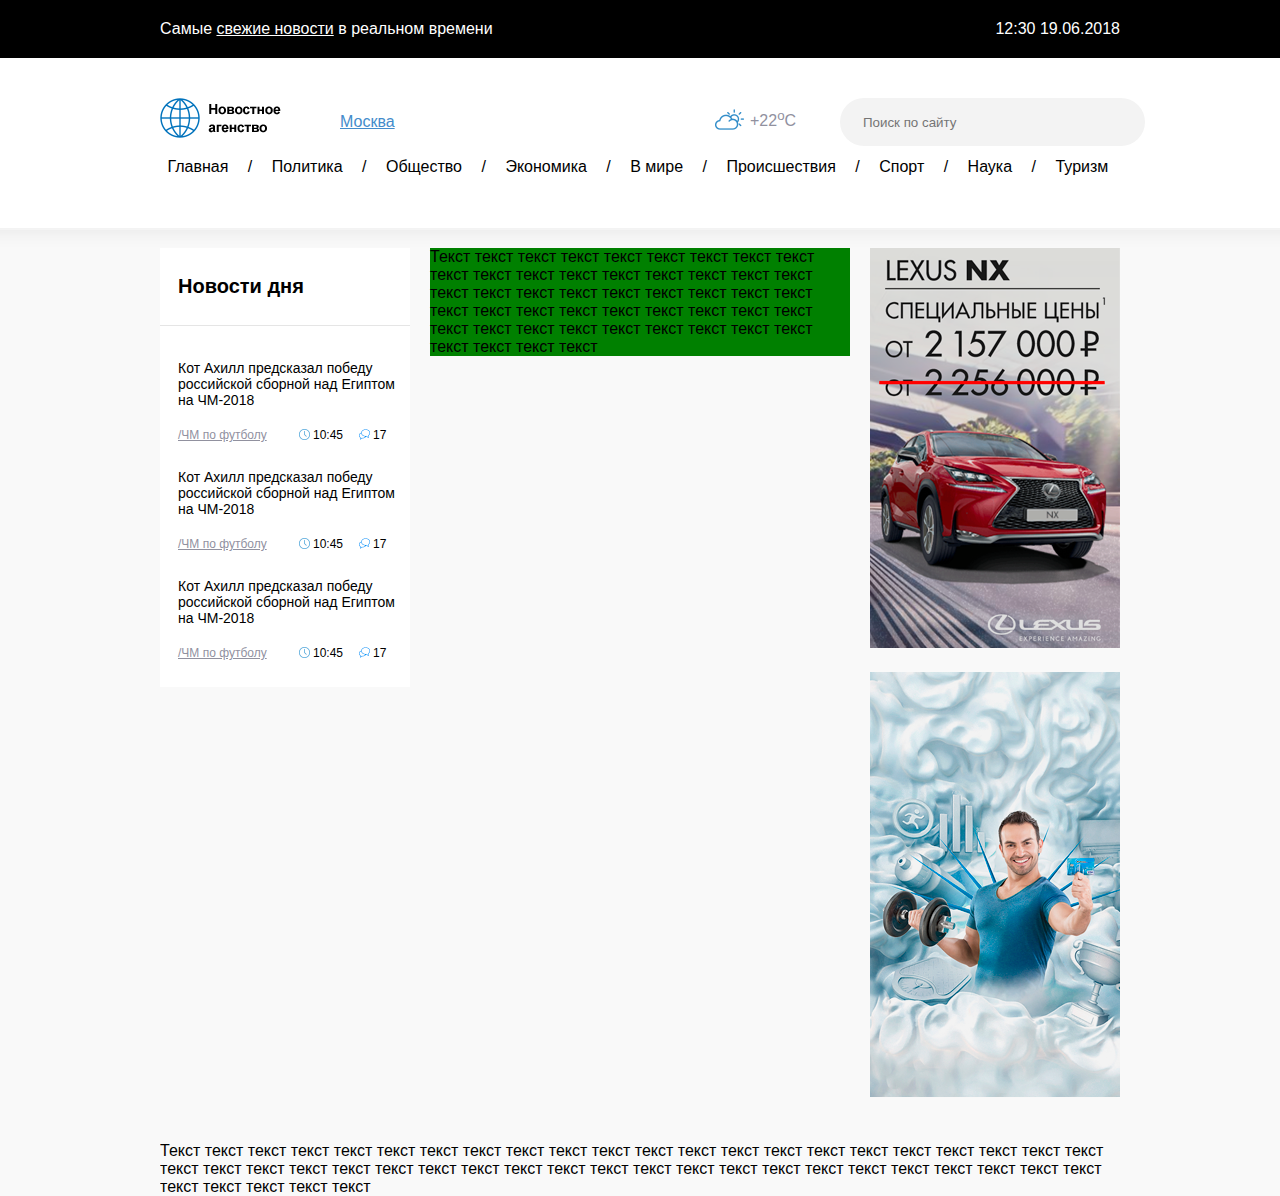
<file: Checking/html/index.html>
<!DOCTYPE html>
<html>
<head>
	<title>Новостное агентство</title>
	<link rel="stylesheet" type="text/css" href="styles.css">
</head>
<body>
	<div id="black-bar">
		<div class="fixed-container">
			Самые <a href="#">свежие новости</a> в реальном времени
			<div id="datetime">12:30 19.06.2018</div>
		</div>
	</div>
	<div id="header">
		<div class="fixed-container">
			<img id="logo" src="img/logo.png">
			<a href="#" id="city">Москва</a>
			<img id="weather" src="img/Weather.png">
			<div id="weather-text">+22<sup>o</sup>C</div>
			<form><input type="text" id="search" placeholder="Поиск по сайту"></form>
		</div>
	</div>
	<div id="menu-container">
		<div class="fixed-container">
			<nav>
				<ul>
					<li><a href="">Главная</a></li>
					<li>/</li>
					<li><a href="">Политика</a></li>
					<li>/</li>
					<li><a href="">Общество</a></li>
					<li>/</li>
					<li><a href="">Экономика</a></li>
					<li>/</li>
					<li><a href="">В мире</a></li>
					<li>/</li>
					<li><a href="">Происшествия</a></li>
					<li>/</li>
					<li><a href="">Спорт</a></li>
					<li>/</li>
					<li><a href="">Наука</a></li>
					<li>/</li>
					<li><a href="">Туризм</a></li>
				</ul>
			</nav>
		</div>
	</div>
	<div id="central-container">
		<div class="fixed-container">
			<div id="column-left">
				<h2>Новости дня</h2>
				<div class="news-item">
					<div class="news-item-text">
						Кот Ахилл предсказал победу российской сборной над Египтом на ЧМ-2018
					</div>
					<div class="news-item-props">
						<a href="#">/ЧМ по футболу</a>
						<div class="news-time">10:45</div>
						<div class="news-comments-count">17</div>
					</div>
				</div>
				<div class="news-item">
					<div class="news-item-text">
						Кот Ахилл предсказал победу российской сборной над Египтом на ЧМ-2018
					</div>
					<div class="news-item-props">
						<a href="#">/ЧМ по футболу</a>
						<div class="news-time">10:45</div>
						<div class="news-comments-count">17</div>
					</div>
				</div>
				<div class="news-item">
					<div class="news-item-text">
						Кот Ахилл предсказал победу российской сборной над Египтом на ЧМ-2018
					</div>
					<div class="news-item-props">
						<a href="#">/ЧМ по футболу</a>
						<div class="news-time">10:45</div>
						<div class="news-comments-count">17</div>
					</div>
				</div>
			</div>
			<div id="column-center">
				Текст текст текст текст текст текст текст текст текст текст текст текст текст текст текст текст текст текст текст текст текст текст текст текст текст текст текст текст текст текст текст текст текст текст текст текст текст текст текст текст текст текст текст текст текст текст текст текст текст
			</div>
			<div id="column-right">
				<img src="img/banner-1.png">
				<img src="img/banner-2.png">
			</div>
		</div>
		<div class="fixed-container">
			<div id="special-news">
				Текст текст текст текст текст текст текст текст текст текст текст текст текст текст текст текст текст текст текст текст текст текст текст текст текст текст текст текст текст текст текст текст текст текст текст текст текст текст текст текст текст текст текст текст текст текст текст текст текст
			</div>
		</div>
	</div>
</body>
</html>
</file>
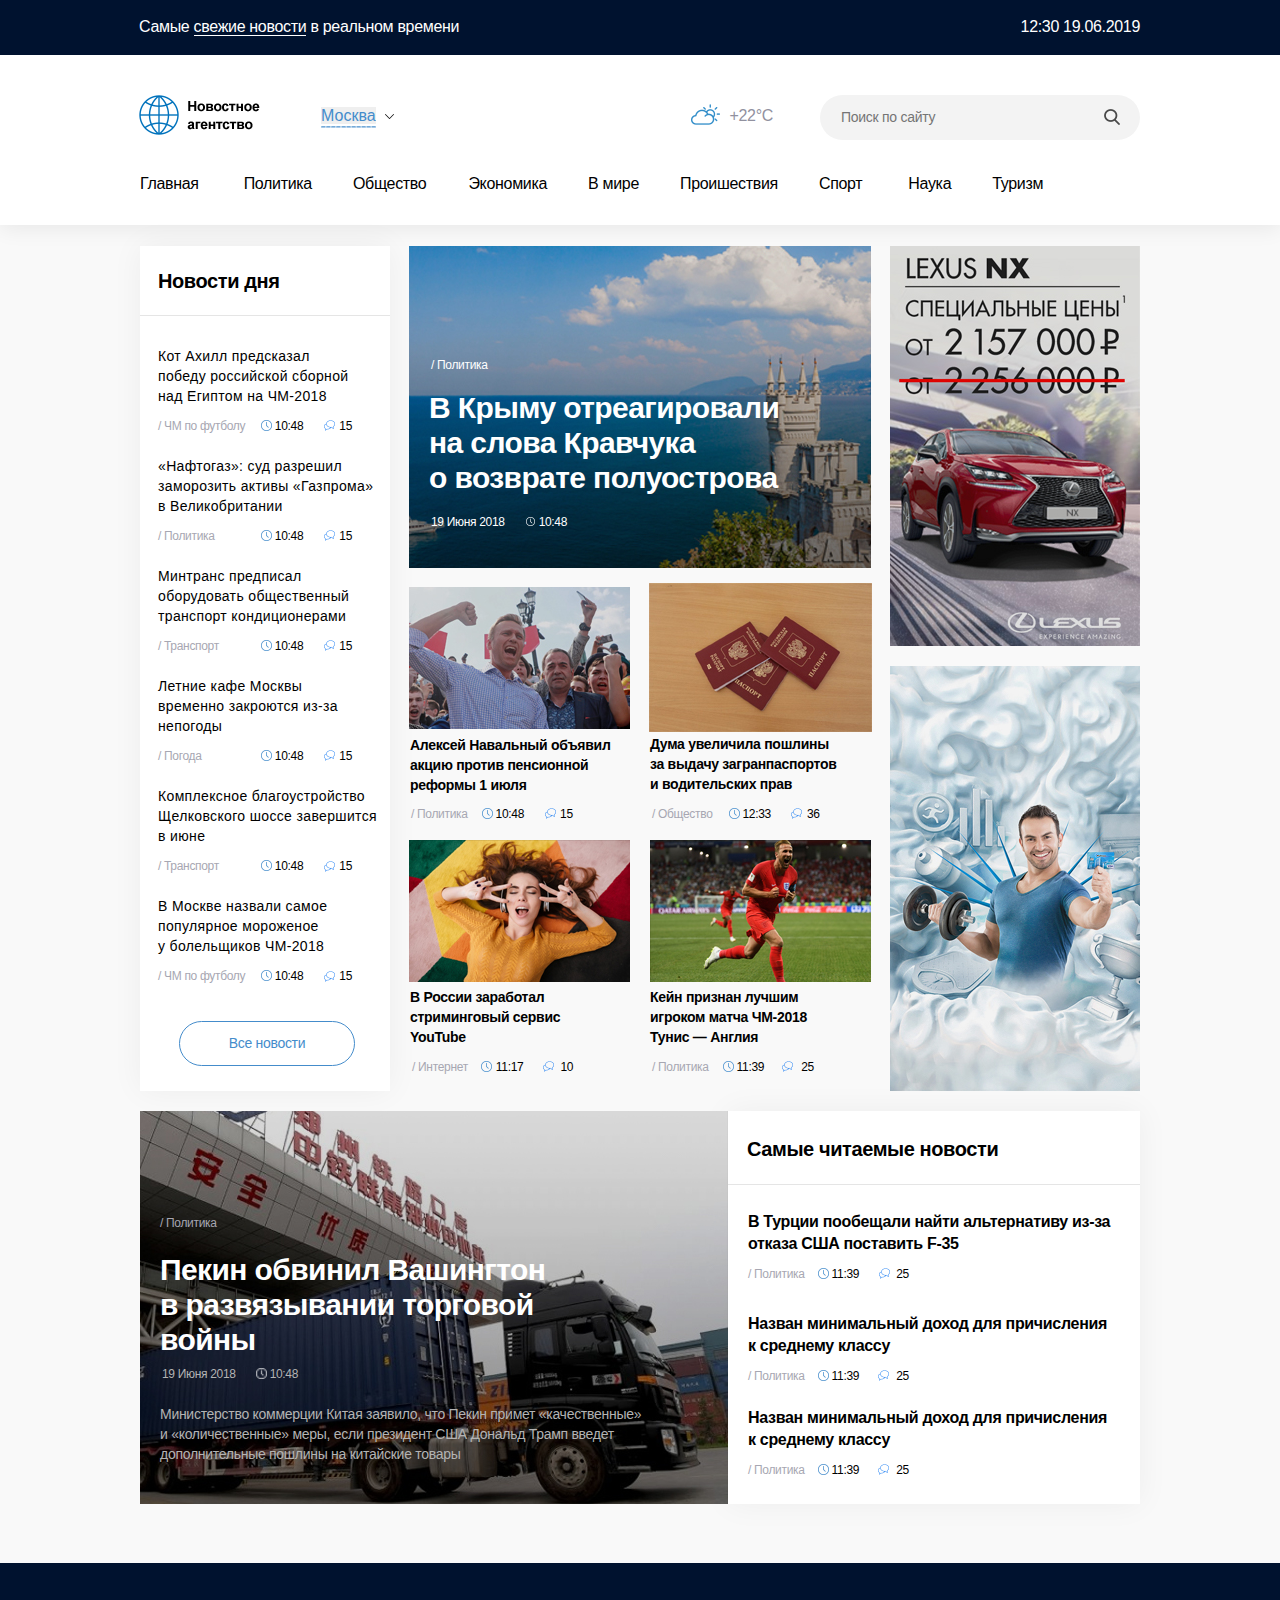
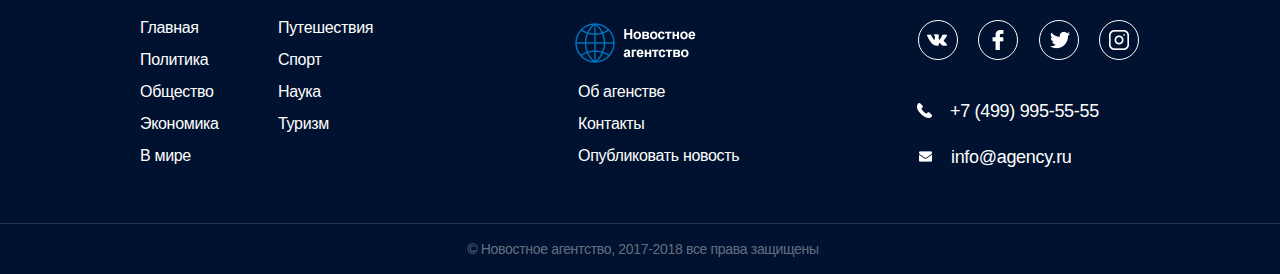
<file: Web layout/Module 3/index.html>
<!DOCTYPE html>
<html lang='ru'>

<head>
	<meta charset='utf-8'>
	<title>Новостное агентство</title>
	<link rel='stylesheet' type='text/css' href='styles.css'>
	<link rel='stylesheet' type='text/css' href='crazy-pixel-perfect.css'>
</head>

<body>
	<header class='header'>
		<div class='header-title'>
			<div class='container'>
				<h1>
					Самые <a href='#'>свежие новости</a> в реальном времени
				</h1>
				<time class='right' datetime='2019-06-19T12:30'>
					12:30 19.06.2019
				</time>
			</div>
		</div>
		<div class='header-body'>
			<div class='container clearfix'>
				<a class='logo left' href='#'>
					<img src='img/logo.png' alt='изображение логотипа' />
				</a>
				<span class='city-select left'>
					<label class='custom-select'>
						<select>
							<option value='Moscow'>Москва</option>
						</select>
					</label>
				</span>
				<div class='right'>
					<span class='weather left'>
						+22&deg;C
					</span>
					<form class='search-form left' action='post'>
						<input class='search-input' type='search' placeholder='Поиск по сайту' />
						<button class='search-button'></button>
					</form>
				</div>
				<nav class='menu left'>
					<ul class='clearfix'>
						<li class='left'><a href='#'>Главная</a></li>
						<li class='left'><a href='#'>Политика</a></li>
						<li class='left'><a href='#'>Общество</a></li>
						<li class='left'><a href='#'>Экономика</a></li>
						<li class='left'><a href='#'>В мире</a></li>
						<li class='left'><a href='#'>Проишествия</a></li>
						<li class='left'><a href='#'>Спорт</a></li>
						<li class='left'><a href='#'>Наука</a></li>
						<li class='left'><a href='#'>Туризм</a></li>
					</ul>
				</nav>
			</div>
		</div>
	</header>
	<main>
		<div class='container clearfix'>
			<section class='day-news left'>
				<h2 class='section-title'>Новости дня</h2>
				<ul class='news'>
					<li>
						<h3 class='title'>
							<a href='#'>Кот Ахилл предсказал<br>победу российской сборной<br>над Египтом на ЧМ-2018</a>
						</h3>
						<div class='props clearfix'>
							<a href='#' class='category left'>ЧМ по футболу</a>
							<div class='right'>
								<time class='time' datetime='10:48'>10:48</time>
								<span class='comments'>15</span>
							</div>
						</div>
					</li>
					<li>
						<h3 class='title'>
							<a href='#'>«Нафтогаз»: суд разрешил заморозить активы «Газпрома» в Великобритании</a>
						</h3>
						<div class='props clearfix'>
							<a href='#' class='category left'>Политика</a>
							<div class='right'>
								<time class='time' datetime='10:48'>10:48</time>
								<span class='comments'>15</span>
							</div>
						</div>
					</li>
					<li>
						<h3 class='title'>
							<a href='#'>Минтранс предписал оборудовать общественный транспорт кондиционерами</a>
						</h3>
						<div class='props clearfix'>
							<a href='#' class='category left'>Транспорт</a>
							<div class='right'>
								<time class='time' datetime='10:48'>10:48</time>
								<span class='comments'>15</span>
							</div>
						</div>
					</li>
					<li>
						<h3 class='title'>
							<a href='#'>Летние кафе Москвы<br>временно закроются из-за непогоды</a>
						</h3>
						<div class='props clearfix'>
							<a href='#' class='category left'>Погода</a>
							<div class='right'>
								<time class='time' datetime='10:48'>10:48</time>
								<span class='comments'>15</span>
							</div>
						</div>
					</li>
					<li>
						<h3 class='title'>
							<a href='#'>Комплексное благоустройство Щелковского шоссе завершится в июне</a>
						</h3>
						<div class='props clearfix'>
							<a href='#' class='category left'>Транспорт</a>
							<div class='right'>
								<time class='time' datetime='10:48'>10:48</time>
								<span class='comments'>15</span>
							</div>
						</div>
					</li>
					<li>
						<h3 class='title'>
							<a href='#'>В Москве назвали самое популярное мороженое<br>у болельщиков ЧМ-2018</a>
						</h3>
						<div class='props clearfix'>
							<a href='#' class='category left'>ЧМ по футболу</a>
							<div class='right'>
								<time class='time' datetime='10:48'>10:48</time>
								<span class='comments'>15</span>
							</div>
						</div>
					</li>
				</ul>
				<div class='all-news'>
					<a href='#'>
						Все новости
					</a>
				</div>
			</section>
			<section class='main-news left'>
				<ul class='news clearfix'>
					<li class='full left'>
						<img src='./img/news-1.jpg' alt='фотография Крыма'>
						<div class='overlap'>
							<a href='#' class='category'>
								Политика
							</a>
							<h3 class='title'>
								<a href='#'>В Крыму отреагировали<br>на слова Кравчука<br>о возврате полуострова</a>
							</h3>
							<div class='props clearfix'>
								<time class='date left' datetime='2018-06-19'>19 Июня 2018</time>
								<time class='time left' datetime='10:48'>10:48</time>
							</div>
						</div>
					</li>
					<li class='half left'>
						<img src='./img/news-2.jpg' alt='фотография митингующих людей'>
						<h3 class='title'>
							<a href='#'>Алексей Навальный объявил<br>акцию против пенсионной<br>реформы 1 июля</a>
						</h3>
						<div class='props clearfix'>
							<a href='#' class='category left'>Политика</a>
							<time class='time left' datetime='10:48'>10:48</time>
							<span class='comments left'>15</span>
						</div>
					</li>
					<li class='half left'>
						<img src='./img/news-3.jpg' alt='фотография паспартов'>
						<h3 class='title'>
							<a href='#'>Дума увеличила пошлины<br>за выдачу загранпаспортов<br>и водительских прав</a>
						</h3>
						<div class='props clearfix'>
							<a href='#' class='category left'>Общество</a>
							<time class='time left' datetime='12:33'>12:33</time>
							<span class='comments left'>36</span>
						</div>
					</li>
					<li class='half left'>
						<img src='./img/news-4.jpg' alt='фотография девушки'>
						<h3 class='title'>
							<a href='#'>В России заработал<br>стриминговый сервис<br>YouTube</a>
						</h3>
						<div class='props clearfix'>
							<a href='#' class='category left'>Интернет</a>
							<time class='time left' datetime='11:17'>11:17</time>
							<span class='comments left'>10</span>
						</div>
					</li>
					<li class='half left'>
						<img src='./img/news-5.jpg' alt='фотография футболиста'>
						<h3 class='title'>
							<a href='#'>Кейн признан лучшим<br>игроком матча ЧМ-2018<br>Тунис — Англия</a>
						</h3>
						<div class='props clearfix'>
							<a href='#' class='category left'>Политика</a>
							<time class='time left' datetime='11:39'>11:39</time>
							<span class='comments left'>25</span>
						</div>
					</li>
				</ul>
			</section>
			<aside class='ads left'>
				<img class='banner' src='./img/banner-1.jpg' alt='фотография машины'>
				<img class='banner' src='./img/banner-2.jpg' alt='фотография мужчины'>
			</aside>
			<section class='popular-news left clearfix'>
				<div class='popular-news-image left'>
					<img src='./img/popular-news.jpg' alt='фотография грузовика'>
					<div class='overlap'>
						<a href='#' class='category'>
							Политика
						</a>
						<h3 class='title'>
							<a href='#'>Пекин обвинил Вашингтон<br>в развязывании торговой<br>войны</a>
						</h3>
						<div class='props clearfix'>
							<time class='date left' datetime='2018-06-19'>19 Июня 2018</time>
							<time class='time left' datetime='10:48'>10:48</time>
						</div>
						<p class='text'>
							Министерство коммерции Китая заявило, что Пекин примет «качественные»<br>и «количественные»
							меры, если президент США Дональд Трамп введет<br>дополнительные пошлины на китайские товары
						</p>
					</div>
				</div>
				<div class='popular-news-list left'>
					<h2 class='section-title'>Самые читаемые новости</h2>
					<ul class='news'>
						<li>
							<h3 class='title'>
								<a href='#'>В Турции пообещали найти альтернативу из-за<br>отказа США поставить F-35</a>
							</h3>
							<div class='props clearfix'>
								<a href='#' class='category left'>Политика</a>
								<time class='time left' datetime='11:39'>11:39</time>
								<span class='comments left'>25</span>
							</div>
						</li>
						<li>
							<h3 class='title'>
								<a href='#'>Назван минимальный доход для причисления<br>к среднему классу‍</a>
							</h3>
							<div class='props clearfix'>
								<a href='#' class='category left'>Политика</a>
								<time class='time left' datetime='11:39'>11:39</time>
								<span class='comments left'>25</span>
							</div>
						</li>
						<li>
							<h3 class='title'>
								<a href='#'>Назван минимальный доход для причисления<br>к среднему классу‍</a>
							</h3>
							<div class='props clearfix'>
								<a href='#' class='category left'>Политика</a>
								<time class='time left' datetime='11:39'>11:39</time>
								<span class='comments left'>25</span>
							</div>
						</li>
					</ul>
				</div>
			</section>
		</div>
	</main>
	<footer>
		<div class='footer'>
			<div class='container clearfix'>
				<nav class='footer-categories-menu left'>
					<ul>
						<li><a href='#'>Главная</a></li>
						<li><a href='#'>Политика</a></li>
						<li><a href='#'>Общество</a></li>
						<li><a href='#'>Экономика</a></li>
						<li><a href='#'>В мире</a></li>
						<li><a href='#'>Путешествия</a></li>
						<li><a href='#'>Спорт</a></li>
						<li><a href='#'>Наука</a></li>
						<li><a href='#'>Туризм</a></li>
					</ul>
				</nav>
				<nav class='footer-menu left'>
					<div class='footer-logo'>
						<img src='./img/footer-logo.png' alt='изображение логотипа'>
					</div>
					<ul>
						<li><a href='#'>Об агенстве</a></li>
						<li><a href='#'>Контакты</a></li>
						<li><a href='#'>Опубликовать новость</a></li>
					</ul>
				</nav>
				<address class='contacts right'>
					<ul class='social-links'>
						<li><a href='#' class='vk'></a></li>
						<li><a href='#' class='fb'></a></li>
						<li><a href='#' class='tw'></a></li>
						<li><a href='#' class='in'></a></li>
					</ul>
					<ul class='contact-links'>
						<li><a href='tel:+74999955555' class='phone'>+7 (499) 995-55-55</a></li>
						<li><a href='mailto:+74999955555' class='email'>info@agency.ru</a></li>
					</ul>
				</address>
			</div>
		</div>
		<div class='copyright'>
			© Новостное агентство, 2017-2018 все права защищены
		</div>
	</footer>
</body>

</html>
</file>
<file: Checking/html/styles.css>
html, body {
	margin: 0;
	padding: 0;
	min-width: 1000px;
	font-family: Arial;
}

h2 {
	font-size: 20px;
	padding: 27px 0 27px 18px;
	margin: 0 0 34px;
	border-bottom: 1px solid #e5e5e5;
}

#black-bar {
	background-color: black;
	color: white;
	padding: 20px 0;
	font-size: 16px;
}

#black-bar a {
	color: white;
}

.fixed-container {
	width: 960px;
	margin: 0 auto;
	position: relative;
}

#datetime {
	float: right;
}

#header {
	height: 100px;
}

#logo {
	position: absolute;
	top: 40px;
}

#menu-container {
	height: 70px;
}

#column-left {
	background-color: #FFFFFF;
	width: 250px;
	float: left;
}

	.news-item {
		padding-left: 18px;
		margin-bottom: 27px;
		font-size: 14px;
	}

	.news-item-text {
		margin-bottom: 20px;
	}

	.news-item-props {
		font-size: 12px;
		position: relative;
	}

		.news-item-props a {
			color: #91919f;
		}

		.news-time {
			position: absolute;
			top: 0;
			left: 120px;
			padding-left: 15px;
			background-image: url('img/icon-time.png');
			background-repeat: no-repeat;
		}

		.news-comments-count {
			position: absolute;
			top: 0;
			left: 180px;
			padding-left: 15px;
			background-image: url('img/icon-comments.png');
			background-repeat: no-repeat;
		}

#column-center {
	background-color: green;
	width: 420px;
	margin-left: 20px;
	float: left;
}

#central-container {
	padding-top: 20px;
	background-color: #f9f9f9;
	background-image: url('img/central-bg-top.png');
	background-repeat: repeat-x;
}

#central-container .fixed-container {
	overflow-y: hidden;
}

#column-right {
	width: 250px;
	float: right;
}

#column-right img {
	margin-bottom: 20px;
}

#special-news {
	margin-top: 20px;
}

.list {
	padding-left: 20px;
}

.list-item {
	display: list-item;
}

#city {
	position: absolute;
	top: 55px;
	margin-left: 180px;
	color: #448ccb;
}

#weather {
	position: absolute;
	top: 48px;
	margin-left: 550px;
}

#weather-text {
	position: absolute;
	top: 50px;
	margin-left: 590px;
	color: #91919f;
}

#search {
	width: 280px;
	height: 46px;
	margin-top: 40px;
	margin-left: 680px;
	background-color: #f3f3f3;
	border: 0;
	border-radius: 25px;
	padding-left: 23px;
}
#menu-container {
	width: 100%;
}

#menu-container ul {
    display:block;
    left:0;
    margin:0;
    padding:0 0 0 0;
    width:100%;
}
	
#menu-container li {
    display:inline;
    margin:0;
    padding:0 7.5px;
	
}

#menu-container a {
	text-decoration: none;
	color: #000000;
}
</file>
<file: Web layout/Module 3/styles.css>
/*
** COMMON
*/
html,
body {
    margin: 0;
    padding: 0;
    min-width: 1000px;
    font-family: Arial;
    letter-spacing: -0.02em;
    background-color: #f9f9f9;
}

h1, h2, h3, h4, h5, h6, p, input {
    letter-spacing: -0.02em;
    margin: 0;
}

a {
    color: inherit;
    text-decoration: none;
}

ul {
    margin: 0;
    padding: 0;
    list-style: none;
}

img {
    display: block;
}

.container {
    position: relative;
    margin: 0 auto;
    width: 1000px;
}

.custom-select {
    display: inline-block;
    position: relative;
    padding-right: 18px;
}

.custom-select::before {
    content: "";
    position: absolute;
    top: 0;
    right: 0;
    height: 18px;
    width: 10px;
    background-image: url("./img/icon-down-arrow.png");
    background-position: center;
    background-repeat: no-repeat;
}

.custom-select::after {
    content: "";
    position: absolute;
    bottom: -3px;
    left: 0;
    right: 18px;
    height: 2px;
    background-image: url("./img/dash.png");
    background-position: left;
}

.custom-select select {
    border: 0;
    -webkit-appearance: none;
    -moz-appearance: none;
    appearance: none;
    font-size: 16px;
    color: #448ccb;
}

.custom-select i {
    position: absolute;
    display: block;
    top: 50%;
    right: 0;
    width: 16px;
    height: 16px;
    margin-top: -8px;
}

.left {
    float: left;
}

.right {
    float: right;
}

.clearfix::after {
    content: "";
    display: table;
    clear: both;
}

.overlap {
    position: absolute;
    left: 0;
    bottom: 0;
}

.category {
    color: #a7a7b2;
}

.category::before {
    content: "/ ";
}

/*
** HEADER
*/
header {
    background-color: #fff;
    box-shadow: 0px 4px 20px 0px rgba(0, 0, 0, 0.07);
}

.header-title {
    background-color: #00122f;
    color: #fff;
    padding: 18px 0 19px;
}

.header-title h1 {
    display: inline-block;
    font-size: 16px;
    font-weight: normal;
    margin: 0;
    margin-left: -1px;
}

.header-title h1 a {
    border-bottom: 1px solid white;
}

.header-body {
    padding: 40px 0 32px;
    overflow: auto;
}

.logo {
    margin-left: -1px;
}

.city-select {
    margin-left: 61px;
    padding: 12px 0;
}

.weather {
    position: relative;
    font-size: 16px;
    color: #91919f;
    padding: 12px 0 12px 39px;
    background: url("./img/icon-cloudy.png");
    background-position: 0 9px;
    background-repeat: no-repeat;
}

.search-form {
    position: relative;
    margin-left: 47px;
}

.search-input {
    font-size: 14px;
    background-color: #f3f3f3;
    border: none;
    width: 320px;
    border-radius: 22.5px;
    padding: 14px 40px 15px 21px;
}

.search-button {
    position: absolute;
    top: 14px;
    right: 20px;
    border: none;
    height: 16px;
    width: 16px;
    background: url("./img/icon-search.png") 100% center no-repeat;
}

.menu {
    font-size: 16px;
    margin-top: 35px;
}

.menu li {
    position: relative;
}

.menu li:not(:first-child) {
    margin-left: 42px;
}

/*
** MAIN
*/
main {
    padding: 21px 0 59px;
}

.section-title {
    font-size: 20px;
    line-height: 1;
    padding: 25px 18px 24px;
    margin: 0;
    border-bottom: 1px solid #e5e5e5;
}

.news .title {
    margin: 0;
    line-height: 20px;
    font-size: 14px;
    font-weight: normal;
}

.news .props {
    font-size: 12px;
}

.news .time {
    padding-left: 14px;
    background-image: url("./img/icon-time.png");
    background-position: 0 1px;
    background-repeat: no-repeat;
}

.news .comments {
    margin-left: 18px;
    padding-left: 15px;
    background-image: url("./img/icon-comments.png");
    background-position: 0 1px;
    background-repeat: no-repeat;
}

/*
** DAY NEWS
*/
.day-news {
    width: 250px;
    background-color: #fff;
    box-shadow: 0px 0px 30px 0px rgba(0, 0, 0, 0.05);
}

.day-news .news {
    margin: 30px 0 0 0;
    padding: 0 5px 0 18px;
}

.day-news .news li {
    margin-top: 23px;
}

.day-news .news .props {
    margin-top: 13px;
    padding-right: 33px;
}

.day-news .news .title {
    letter-spacing: 0.025em;
}

.all-news {
    padding-top: 38px;
    padding-bottom: 25px;
    text-align: center;
}

.all-news a {
    display: inline-block;
    font-size: 14px;
    line-height: 1;
    color: #448ccb;
    border: 1px solid #448ccb;
    padding: 14px 49px 15px;
    border-radius: 22.5px;
}

/*
** MAIN NEWS
*/
.main-news {
    width: 460px;
    padding: 0 20px;
}

.main-news img {
    width: 100%;
}

.main-news .news .full {
    width: 100%;
}

.main-news .overlap {
    padding: 38px 19px;
    color: white;
}

.main-news .overlap .category {
    font-size: 12px;
    color: white;
}

.main-news .overlap .title {
    margin-top: 17px;
    margin-bottom: 20px;
    font-size: 30px;
    line-height: 35px;
    font-weight: bold;
}

.main-news .overlap .time {
    margin-left: 23px;
    background-image: url("./img/icon-time-white.png");
    background-position: 0 2px;
}

.main-news .news .half {
    width: 220px;
}

.main-news .news li {
    position: relative;
}

.main-news .news li:nth-child(2n + 1):not(:first-child) {
    margin-left: 20px;
}

.main-news .news .half {
    margin-top: 15px;
}

.main-news .news li:nth-child(4),
.main-news .news li:nth-child(5) {
    margin-top: 18px;
}

.main-news .image {
    height: 150px;
    background-position: center;
    background-repeat: no-repeat;
    background-size: 220px auto;
}

.main-news ul li:nth-child(2) img {
    padding-top: 5px;
}

.main-news .half .title {
    margin-top: 6px;
    font-weight: bold;
}

.main-news .half .props {
    margin-top: 13px;
}

.main-news .half .time {
    margin-left: 15px;
}

.main-news .half .comments {
    margin-left: 21px;
}

/*
** ADS
*/
.ads {
    width: 250px;
}

.ads .banner:last-child {
    margin-top: 20px;
}

/*
** POPULAR NEWS
*/
.popular-news {
    margin-top: 20px;
    background-color: #fff;
}

.popular-news-image {
    width: 588px;
    position: relative;
}

.popular-news .overlap {
    padding: 40px 20px;
    color: #b3b3b3;
}

.popular-news .overlap .category {
    font-size: 12px;
}

.popular-news .overlap .title {
    margin-top: 21px;
    margin-bottom: 10px;
    font-size: 30px;
    line-height: 35px;
    font-weight: bold;
    color: #fff;
}

.popular-news .overlap .props {
    font-size: 12px;
    margin-bottom: 23px;
}

.popular-news .overlap .time {
    font-size: 12px;
    margin-left: 22px;
    padding-left: 14px;
    background-image: url("./img/icon-time-white.png");
    background-position: 0 1px;
    background-size: 11px 11px;
    background-repeat: no-repeat;
}

.popular-news .overlap .text {
    font-size: 14px;
    line-height: 20px;
    margin: 0;
}

.popular-news-list {
    width: 412px;
}

.popular-news-list .section-title {
    padding: 28px 19px 25px;
}

.popular-news-list .news {
    margin-top: 26px;
    padding-left: 20px;
}

.popular-news-list .news .title {
    font-weight: bold;
    font-size: 16px;
    line-height: 22px;
}

.popular-news-list .news .props {
    margin-top: 12px;
}

.popular-news-list .news .time {
    margin-left: 13px;
}
.popular-news-list .news .comments {
    margin-left: 20px;
    padding-left: 17px;
}

.popular-news-list .news li:not(:first-child) {
    margin-top: 28px;
}

/*
** FOOTER
*/
footer {
    background-color: rgb(0, 18, 47);
    color: #fff;
}
.footer {
    padding: 57px 0;
}

.footer-categories-menu ul {
    columns: 122px 2;
}

.footer-categories-menu ul li {
    margin-top: 16px;
    font-size: 16px;
    line-height: 1;
}

.footer-categories-menu ul li:first-child {
    margin-top: 0;
}

.footer-menu {
    margin-top: 3px;
    margin-left: 175px;
}

.footer-logo img {
    display: block;
}

.footer-menu ul {
    padding-left: 3px;
    margin-top: 21px;
}

.footer-menu ul li {
    font-size: 16px;
    line-height: 1;
    margin-top: 16px;
}
.footer-menu ul li:first-child {
    margin-top: 0;
}

.social-links {
    text-align: right;
    padding-right: 1px;
}

.social-links li {
    display: inline-block;
}

.social-links li:not(:last-child) {
    margin-right: 16px;
}

.social-links a {
    display: block;
    width: 38px;
    height: 38px;
    border-radius: 50%;
    border: 1px solid white;
    background-position: center;
    background-repeat: no-repeat;
}

.social-links .vk {
    background-image: url("./img/icon-vk.png");
}

.social-links .fb {
    background-image: url("./img/icon-fb.png");
}

.social-links .tw {
    background-image: url("./img/icon-tw.png");
}

.social-links .in {
    background-image: url("./img/icon-in.png");
}

.contacts {
    font-style: normal;
}

.contact-links {
    margin-top: 38px;
    min-width: 223px;
}

.contact-links li:last-child {
    margin-top: 28px;
}

.contact-links a {
    display: block;
    font-size: 18px;
    line-height: 1;
    background-repeat: no-repeat;
    background-position: left;
}

.contact-links .phone {
    background-image: url("./img/icon-phone.png");
    background-position: 0 1px;
    padding-left: 33px;
}

.contact-links .email {
    background-image: url("./img/icon-mail.png");
    background-position: 2px 3px;
    padding-left: 34px;
}

.copyright {
    font-size: 14px;
    line-height: 1;
    color: rgba(255, 255, 255, 0.4);
    text-align: center;
    padding: 18px 0;
    border-top: 1px solid rgba(255, 255, 255, 0.15);
    padding-left: 6px;
}
</file>
<file: Web layout/Module 3/crazy-pixel-perfect.css>
/*
** HEADER
*/
.menu li:not(:first-child) {
    margin-left: 41px;
}

.menu li:nth-child(2) {
    margin-left: 45px;
}

.menu li:nth-child(4) {
    margin-left: 42px;
}

.menu li:nth-child(8) {
    margin-left: 46px;
}

/*
** DAY NEWS
*/
.day-news .news li:nth-child(5) .comments,
.day-news .news li:nth-child(6) .comments {
    background-position: 0 2px;
}

.all-news {
    padding-left: 4px;
}

/*
** MAIN NEWS
*/
.main-news ul li:nth-child(1) img {
    margin-left: -1px;
    margin-right: -1px;
    margin-bottom: -1px;
    width: 462px;
}

.main-news ul li:nth-child(1) .category,
.main-news ul li:nth-child(1) .props {
    padding-left: 2px;
}

.main-news ul li:nth-child(1) .time {
    margin-left: 21px;
    padding-left: 13px;
}

.main-news ul li:nth-child(2) img {
    margin-left: -1px;
    width: 221px;
}

.main-news ul li:nth-child(2) .props {
    margin-top: 12px;
    padding-left: 1px;
}

.main-news ul li:nth-child(2) .time {
    margin-left: 14px;
}

.main-news ul li:nth-child(3) img {
    margin-left: -1px;
    margin-right: -2px;
    margin-top: 1px;
    width: 223px;
}

.main-news ul li:nth-child(3) .title {
    margin-top: 2px;
}

.main-news ul li:nth-child(3) .time {
    margin-left: 16px;
}

.main-news ul li:nth-child(3) .comments {
    margin-left: 20px;
    padding-left: 16px;
}

.main-news ul li:nth-child(3) .props {
    padding-bottom: 1px;
    padding-left: 2px;
}

.main-news ul li:nth-child(4) img {
    margin-left: -1px;
    width: 221px;
}

.main-news ul li:nth-child(4) .title {
    margin-top: 5px;
}

.main-news ul li:nth-child(4) .props {
    padding-left: 2px;
}

.main-news ul li:nth-child(4) .time {
    margin-left: 13px;
    padding-left: 15px;
}

.main-news ul li:nth-child(4) .comments {
    margin-left: 20px;
    padding-left: 17px;
}

.main-news ul li:nth-child(5) img {
    margin-right: -1px;
    width: 221px;
}

.main-news ul li:nth-child(5) .title {
    margin-top: 5px;
}

.main-news ul li:nth-child(5) .props {
    padding-left: 2px;
}

.main-news ul li:nth-child(5) .time {
    margin-left: 14px;
}

.main-news ul li:nth-child(5) .comments {
    margin-left: 18px;
    padding-left: 19px;
}

/*
** POPULAR NEWS
*/
.popular-news-list {
    min-height: 393px;
    box-shadow: 0px 0px 30px 0px rgba(0, 0, 0, 0.05);
}

.popular-news .overlap .props {
    padding-left: 2px;
}

.popular-news .overlap .time {
    margin-left: 20px;
}

.popular-news-list .news li:nth-child(2) {
    margin-top: 32px;
}

.popular-news-list .news li:nth-child(3) {
    margin-top: 24px;
}

.popular-news-list .news li:nth-child(2) .comments,
.popular-news-list .news li:nth-child(3) .comments {
    margin-left: 19px;
    padding-left: 18px;
}

/*
** FOOTER
*/
.social-links li:nth-child(2) {
    margin-right: 17px;
}

.social-links li a.vk {
    background-position: 8px center;
}

.social-links a.tw {
    background-position: 10px center;
}
</file>
